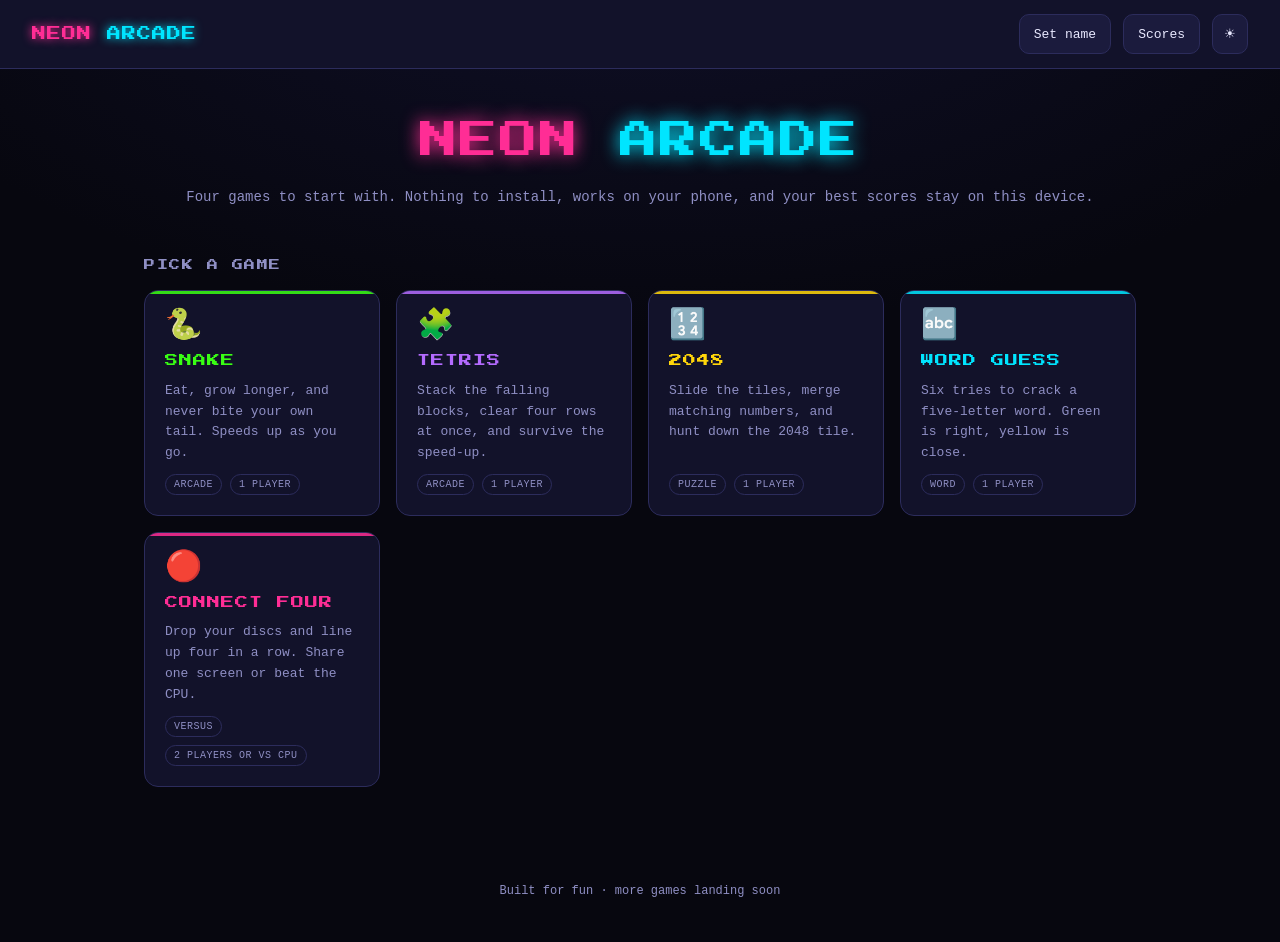
<file: index.html>
<!doctype html>
<html lang="en" data-root="">
<head>
  <meta charset="utf-8">
  <meta name="viewport" content="width=device-width, initial-scale=1, viewport-fit=cover">
  <title>NEON ARCADE</title>
  <meta name="description" content="A small arcade of browser games. No installs, no accounts, just play.">
  <link rel="icon" href="data:image/svg+xml,<svg xmlns='http://www.w3.org/2000/svg' viewBox='0 0 32 32'><text y='26' font-size='26'>&#127918;</text></svg>">
  <link rel="preconnect" href="https://fonts.googleapis.com">
  <link rel="preconnect" href="https://fonts.gstatic.com" crossorigin>
  <link rel="stylesheet" href="https://fonts.googleapis.com/css2?family=Press+Start+2P&display=swap">
  <link rel="stylesheet" href="assets/css/arcade.css">
  <script src="assets/js/core.js"></script>
  <script src="assets/js/scores.js" defer></script>
  <script src="assets/js/hub.js" defer></script>
</head>
<body>

  <header class="topbar">
    <a class="brand" href="index.html"><span class="n1">NEON</span> <span class="n2">ARCADE</span></a>
    <span class="spacer"></span>
    <button class="btn" id="player-name" type="button" title="Change your arcade name">Set name</button>
    <a class="btn" href="leaderboard.html">Scores</a>
    <button class="btn icon" id="theme-toggle" type="button" aria-label="Switch theme">&#9728;</button>
  </header>

  <main class="wrap">
    <section class="hero">
      <h1><span class="a">NEON</span> <span class="b">ARCADE</span></h1>
      <p>Four games to start with. Nothing to install, works on your phone, and your best scores stay on this device.</p>
    </section>

    <h2 class="section-title">Pick a game</h2>
    <div class="grid" id="game-grid">
      <noscript><p style="color:var(--muted)">This arcade needs JavaScript switched on.</p></noscript>
    </div>
  </main>

  <footer class="footer">
    Built for fun &middot; more games landing soon
  </footer>

</body>
</html>
</file>
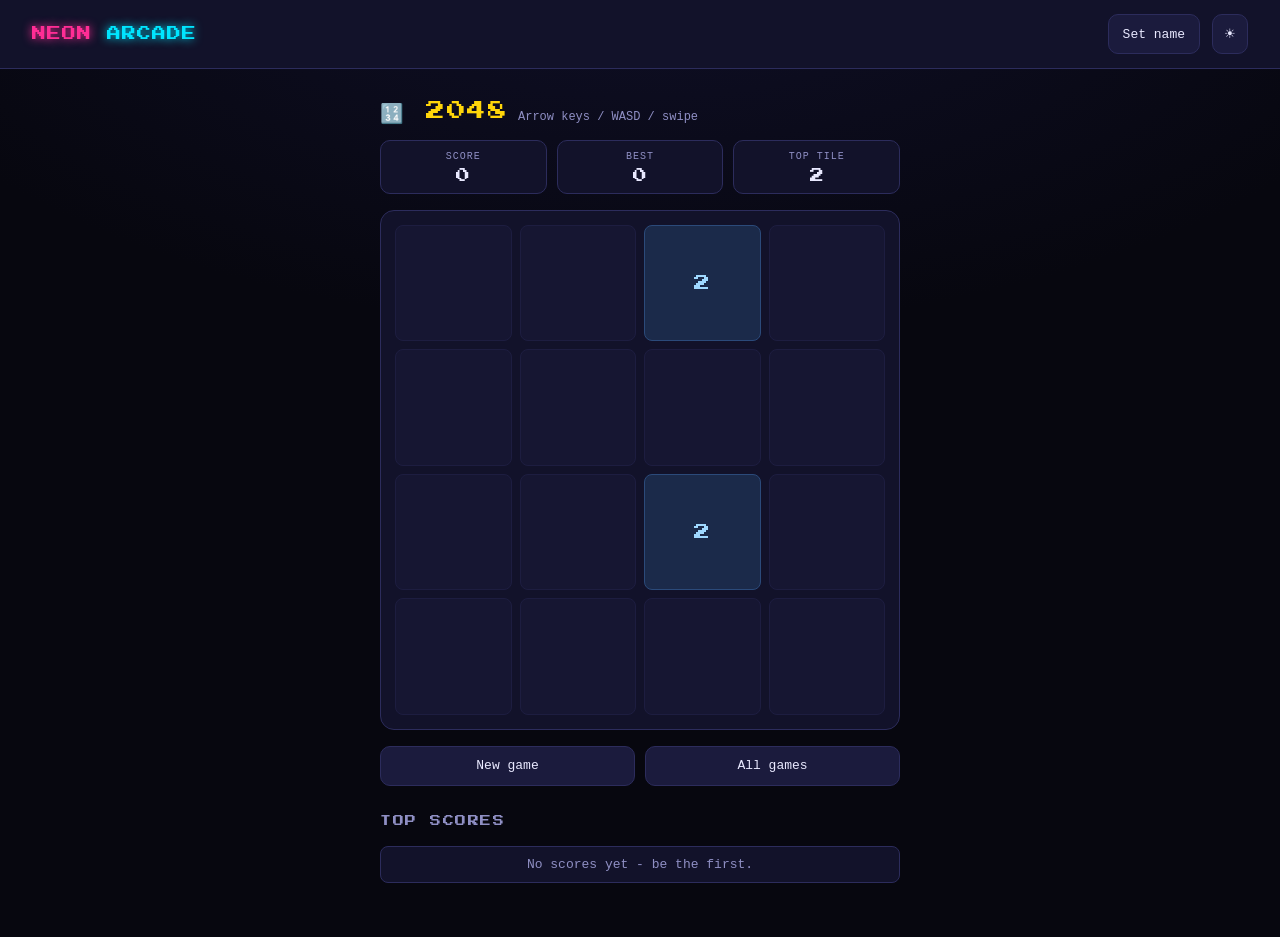
<file: games/2048/index.html>
<!doctype html>
<html lang="en" data-root="../../">
<head>
  <meta charset="utf-8">
  <meta name="viewport" content="width=device-width, initial-scale=1, viewport-fit=cover">
  <title>2048 &middot; NEON ARCADE</title>
  <link rel="icon" href="data:image/svg+xml,<svg xmlns='http://www.w3.org/2000/svg' viewBox='0 0 32 32'><text y='26' font-size='26'>&#128290;</text></svg>">
  <link rel="preconnect" href="https://fonts.googleapis.com">
  <link rel="preconnect" href="https://fonts.gstatic.com" crossorigin>
  <link rel="stylesheet" href="https://fonts.googleapis.com/css2?family=Press+Start+2P&display=swap">
  <link rel="stylesheet" href="../../assets/css/arcade.css">
  <script src="../../assets/js/core.js"></script>
  <script src="../../assets/js/scores.js" defer></script>
  <script src="game.js" defer></script>
  <style>
    .game-wrap { --accent: var(--neon-3); }

    #board {
      display: grid;
      grid-template-columns: repeat(4, 1fr);
      gap: 8px;
      touch-action: none;
      -webkit-user-select: none;
      user-select: none;
    }

    .tile {
      aspect-ratio: 1;
      display: flex;
      align-items: center;
      justify-content: center;
      border-radius: 8px;
      background: var(--surface-2);
      border: 1px solid var(--line);
      font-family: var(--font-display);
      font-size: clamp(9px, 3.4vw, 16px);
      color: var(--text);
      transition: background .12s, color .12s, border-color .12s;
    }
    .tile.empty { opacity: .45; }
    .tile.pop { animation: pop .16s ease-out; }

    @keyframes pop {
      0%   { transform: scale(.7); }
      100% { transform: scale(1); }
    }

    /* Value colours: cool neons climbing to hot ones. */
    .tile[data-v="2"]    { background: #1b2a4a; color: #9fd8ff; border-color: #2b4a7a; }
    .tile[data-v="4"]    { background: #1b3a4a; color: #8ff0ff; border-color: #2b6a7a; }
    .tile[data-v="8"]    { background: #103d3a; color: #6bffe0; border-color: #1c6d66; }
    .tile[data-v="16"]   { background: #0f4430; color: #58ffb0; border-color: #1b7a56; }
    .tile[data-v="32"]   { background: #2a4a10; color: #b6ff58; border-color: #4c7a1c; }
    .tile[data-v="64"]   { background: #4a4210; color: #ffe45c; border-color: #7a6c1c; }
    .tile[data-v="128"]  { background: #4a3110; color: #ffc25c; border-color: #7a521c; }
    .tile[data-v="256"]  { background: #4a2110; color: #ff9d5c; border-color: #7a3a1c; }
    .tile[data-v="512"]  { background: #4a1030; color: #ff6bb0; border-color: #7a1c55; }
    .tile[data-v="1024"] { background: #3a1046; color: #d98bff; border-color: #631c7a; font-size: clamp(8px, 2.9vw, 14px); }
    .tile[data-v="2048"] { background: #ff2d95; color: #12122a; border-color: #ff8ac4; font-size: clamp(8px, 2.9vw, 14px); }
    .tile[data-v="4096"], .tile[data-v="8192"] { background: #00e5ff; color: #07070f; border-color: #9ff4ff; font-size: clamp(8px, 2.9vw, 14px); }
  </style>
</head>
<body>

  <header class="topbar">
    <a class="brand" href="../../index.html"><span class="n1">NEON</span> <span class="n2">ARCADE</span></a>
    <span class="spacer"></span>
    <button class="btn" id="player-name" type="button">Set name</button>
    <button class="btn icon" id="theme-toggle" type="button" aria-label="Switch theme">&#9728;</button>
  </header>

  <main class="game-wrap">
    <div class="game-head">
      <h1>&#128290; 2048</h1>
      <span class="hint">Arrow keys / WASD / swipe</span>
    </div>

    <div class="stats">
      <div class="stat"><div class="label">Score</div><div class="value" id="score">0</div></div>
      <div class="stat"><div class="label">Best</div><div class="value" id="best">0</div></div>
      <div class="stat"><div class="label">Top tile</div><div class="value" id="top-tile">2</div></div>
    </div>

    <div class="stage">
      <div id="board" aria-label="2048 board"></div>

      <div class="overlay" id="overlay" hidden>
        <h2 id="over-title">GAME OVER</h2>
        <p id="over-text"></p>
        <button class="btn primary" id="over-btn" type="button">Play again</button>
      </div>
    </div>

    <div class="dpad">
      <button class="up" data-dir="up" type="button" aria-label="Up">&#9650;</button>
      <button class="left" data-dir="left" type="button" aria-label="Left">&#9664;</button>
      <button class="down" data-dir="down" type="button" aria-label="Down">&#9660;</button>
      <button class="right" data-dir="right" type="button" aria-label="Right">&#9654;</button>
    </div>

    <div class="controls">
      <button class="btn" id="restart-btn" type="button">New game</button>
      <a class="btn" href="../../index.html">All games</a>
    </div>

    <h2 class="section-title" style="margin-top:28px">Top scores</h2>
    <ol class="scorelist" id="scores"></ol>
  </main>

</body>
</html>
</file>
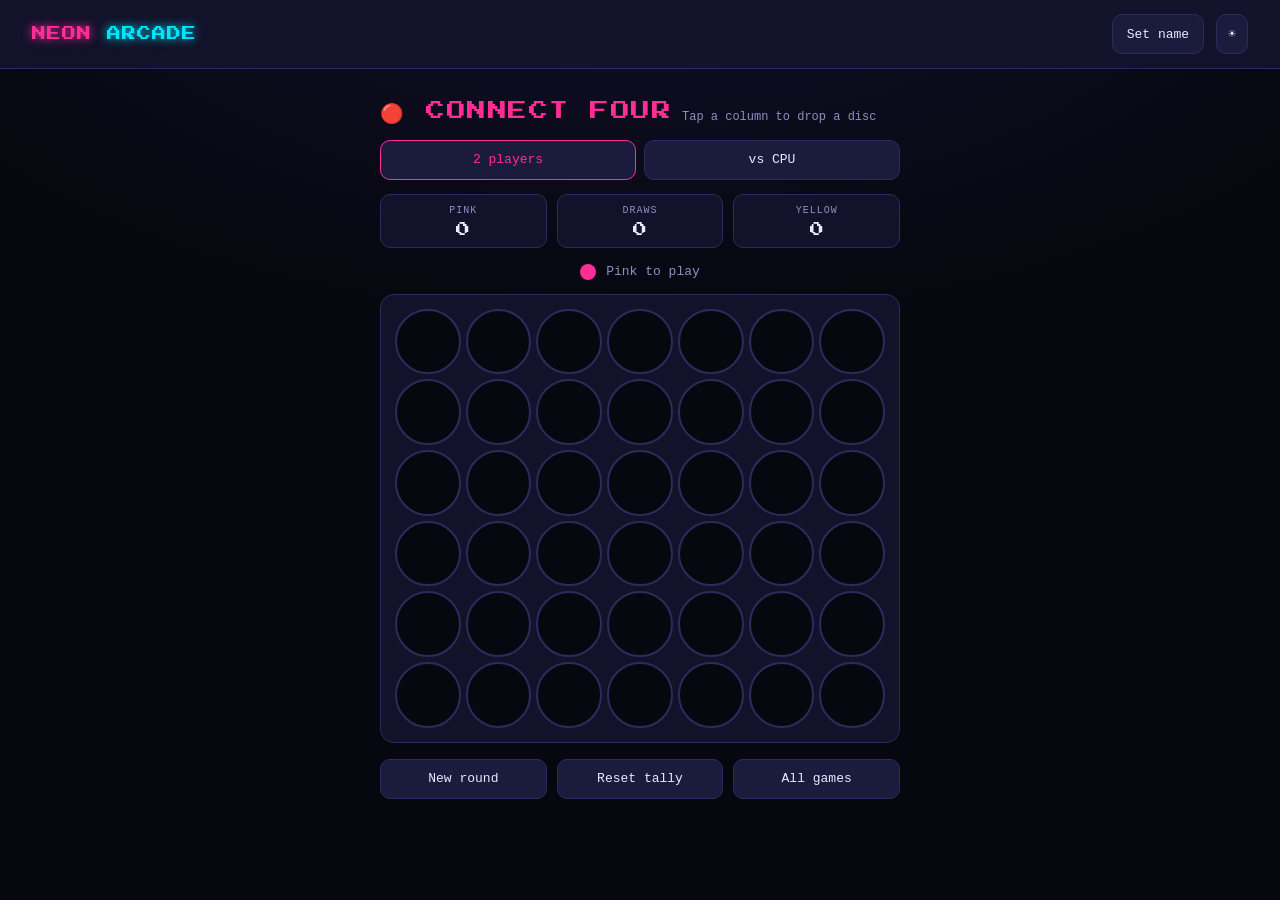
<file: games/connect4/index.html>
<!doctype html>
<html lang="en" data-root="../../">
<head>
  <meta charset="utf-8">
  <meta name="viewport" content="width=device-width, initial-scale=1, viewport-fit=cover">
  <title>Connect Four &middot; NEON ARCADE</title>
  <link rel="icon" href="data:image/svg+xml,<svg xmlns='http://www.w3.org/2000/svg' viewBox='0 0 32 32'><text y='26' font-size='26'>&#128308;</text></svg>">
  <link rel="preconnect" href="https://fonts.googleapis.com">
  <link rel="preconnect" href="https://fonts.gstatic.com" crossorigin>
  <link rel="stylesheet" href="https://fonts.googleapis.com/css2?family=Press+Start+2P&display=swap">
  <link rel="stylesheet" href="../../assets/css/arcade.css">
  <script src="../../assets/js/core.js"></script>
  <script src="../../assets/js/scores.js" defer></script>
  <script src="game.js" defer></script>
  <style>
    .game-wrap { --accent: var(--neon-2); }

    #board {
      display: grid;
      grid-template-columns: repeat(7, 1fr);
      gap: 5px;
      -webkit-user-select: none;
      user-select: none;
    }

    .slot {
      aspect-ratio: 1;
      border-radius: 50%;
      background: var(--bg);
      border: 2px solid var(--line);
      cursor: pointer;
      transition: background .12s, border-color .12s, transform .12s;
    }
    .slot.p1 { background: #ff2d95; border-color: #ff8ac4; }
    .slot.p2 { background: #ffd60a; border-color: #ffe98a; }
    .slot.drop { animation: drop .18s ease-out; }
    .slot.win { transform: scale(1.06); box-shadow: 0 0 14px currentColor; border-color: var(--text); }
    .slot.hint { border-color: var(--muted); }
    .slot.full { cursor: default; }

    @keyframes drop {
      0%   { transform: translateY(-38%) scale(.85); opacity: .4; }
      100% { transform: translateY(0) scale(1); opacity: 1; }
    }

    .turn {
      display: flex;
      align-items: center;
      justify-content: center;
      gap: 10px;
      margin-bottom: 14px;
      font-size: 13px;
      color: var(--muted);
    }
    .chip { width: 16px; height: 16px; border-radius: 50%; display: inline-block; }
    .chip.p1 { background: #ff2d95; }
    .chip.p2 { background: #ffd60a; }

    .mode { display: flex; gap: 8px; margin-bottom: 14px; }
    .mode button { flex: 1; }
    .mode button[aria-pressed="true"] { border-color: var(--neon-2); color: var(--neon-2); }
  </style>
</head>
<body>

  <header class="topbar">
    <a class="brand" href="../../index.html"><span class="n1">NEON</span> <span class="n2">ARCADE</span></a>
    <span class="spacer"></span>
    <button class="btn" id="player-name" type="button">Set name</button>
    <button class="btn icon" id="theme-toggle" type="button" aria-label="Switch theme">&#9728;</button>
  </header>

  <main class="game-wrap">
    <div class="game-head">
      <h1>&#128308; CONNECT FOUR</h1>
      <span class="hint">Tap a column to drop a disc</span>
    </div>

    <div class="mode">
      <button class="btn" id="mode-2p" type="button" aria-pressed="true">2 players</button>
      <button class="btn" id="mode-cpu" type="button" aria-pressed="false">vs CPU</button>
    </div>

    <div class="stats">
      <div class="stat"><div class="label" id="label-p1">Pink</div><div class="value" id="wins-p1">0</div></div>
      <div class="stat"><div class="label">Draws</div><div class="value" id="draws">0</div></div>
      <div class="stat"><div class="label" id="label-p2">Yellow</div><div class="value" id="wins-p2">0</div></div>
    </div>

    <div class="turn" id="turn">
      <span class="chip p1"></span><span id="turn-text">Pink starts</span>
    </div>

    <div class="stage">
      <div id="board" aria-label="Connect Four board"></div>

      <div class="overlay" id="overlay" hidden>
        <h2 id="over-title"></h2>
        <p id="over-text"></p>
        <button class="btn primary" id="over-btn" type="button">Play again</button>
      </div>
    </div>

    <div class="controls">
      <button class="btn" id="restart-btn" type="button">New round</button>
      <button class="btn" id="reset-btn" type="button">Reset tally</button>
      <a class="btn" href="../../index.html">All games</a>
    </div>
  </main>

</body>
</html>
</file>
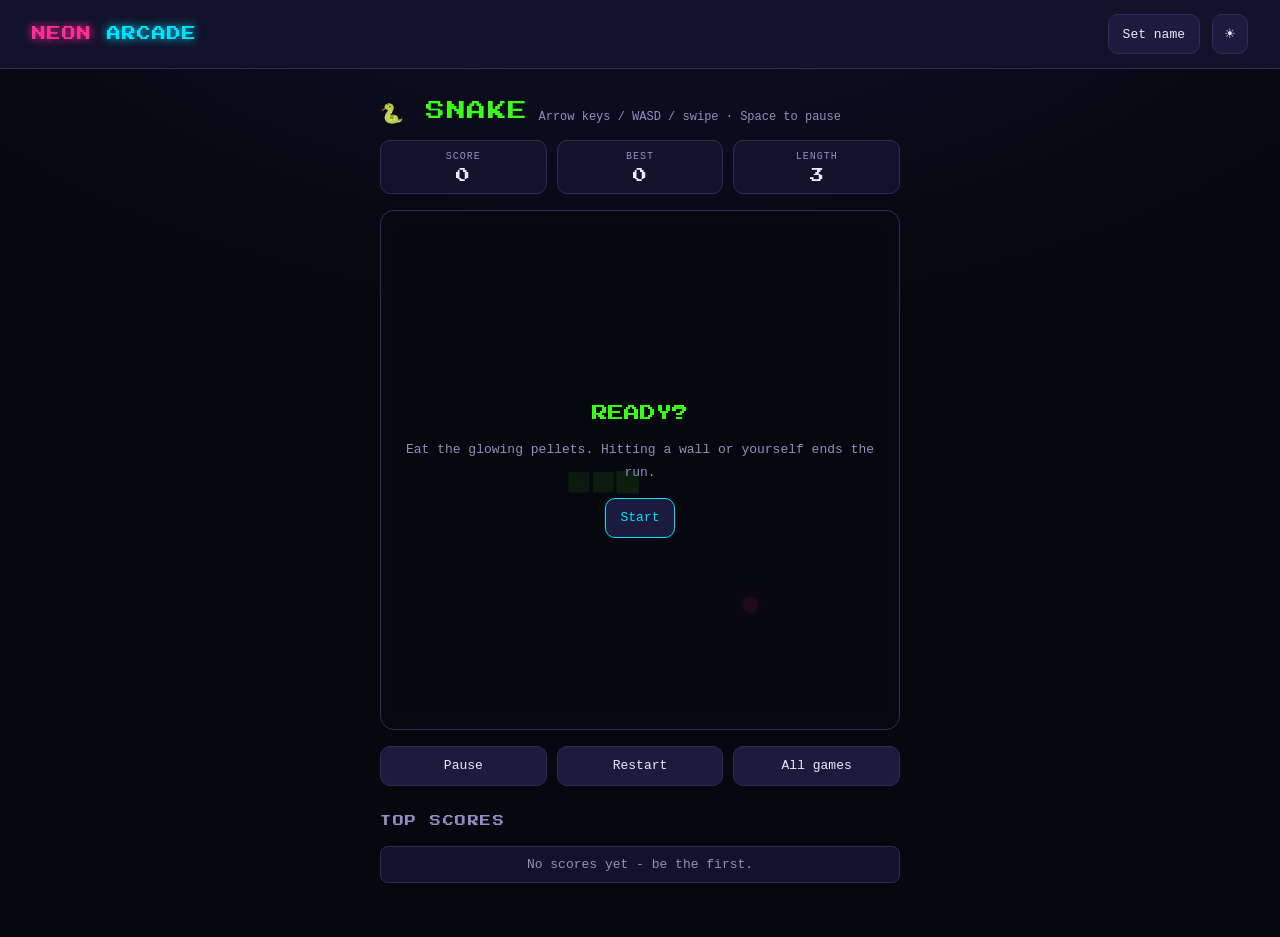
<file: games/snake/index.html>
<!doctype html>
<html lang="en" data-root="../../">
<head>
  <meta charset="utf-8">
  <meta name="viewport" content="width=device-width, initial-scale=1, viewport-fit=cover">
  <title>Snake &middot; NEON ARCADE</title>
  <link rel="icon" href="data:image/svg+xml,<svg xmlns='http://www.w3.org/2000/svg' viewBox='0 0 32 32'><text y='26' font-size='26'>&#128013;</text></svg>">
  <link rel="preconnect" href="https://fonts.googleapis.com">
  <link rel="preconnect" href="https://fonts.gstatic.com" crossorigin>
  <link rel="stylesheet" href="https://fonts.googleapis.com/css2?family=Press+Start+2P&display=swap">
  <link rel="stylesheet" href="../../assets/css/arcade.css">
  <script src="../../assets/js/core.js"></script>
  <script src="../../assets/js/scores.js" defer></script>
  <script src="game.js" defer></script>
  <style>
    .game-wrap { --accent: var(--neon-4); }
    #board { width: 100%; height: auto; display: block; border-radius: 8px; background: var(--bg); touch-action: none; }
  </style>
</head>
<body>

  <header class="topbar">
    <a class="brand" href="../../index.html"><span class="n1">NEON</span> <span class="n2">ARCADE</span></a>
    <span class="spacer"></span>
    <button class="btn" id="player-name" type="button">Set name</button>
    <button class="btn icon" id="theme-toggle" type="button" aria-label="Switch theme">&#9728;</button>
  </header>

  <main class="game-wrap">
    <div class="game-head">
      <h1>&#128013; SNAKE</h1>
      <span class="hint">Arrow keys / WASD / swipe &middot; Space to pause</span>
    </div>

    <div class="stats">
      <div class="stat"><div class="label">Score</div><div class="value" id="score">0</div></div>
      <div class="stat"><div class="label">Best</div><div class="value" id="best">0</div></div>
      <div class="stat"><div class="label">Length</div><div class="value" id="length">3</div></div>
    </div>

    <div class="stage">
      <canvas id="board" width="480" height="480" aria-label="Snake game board"></canvas>

      <div class="overlay" id="overlay">
        <h2 id="over-title">READY?</h2>
        <p id="over-text">Eat the glowing pellets. Hitting a wall or yourself ends the run.</p>
        <button class="btn primary" id="over-btn" type="button">Start</button>
      </div>
    </div>

    <div class="dpad">
      <button class="up" data-dir="up" type="button" aria-label="Up">&#9650;</button>
      <button class="left" data-dir="left" type="button" aria-label="Left">&#9664;</button>
      <button class="down" data-dir="down" type="button" aria-label="Down">&#9660;</button>
      <button class="right" data-dir="right" type="button" aria-label="Right">&#9654;</button>
    </div>

    <div class="controls">
      <button class="btn" id="pause-btn" type="button">Pause</button>
      <button class="btn" id="restart-btn" type="button">Restart</button>
      <a class="btn" href="../../index.html">All games</a>
    </div>

    <h2 class="section-title" style="margin-top:28px">Top scores</h2>
    <ol class="scorelist" id="scores"></ol>
  </main>

</body>
</html>
</file>
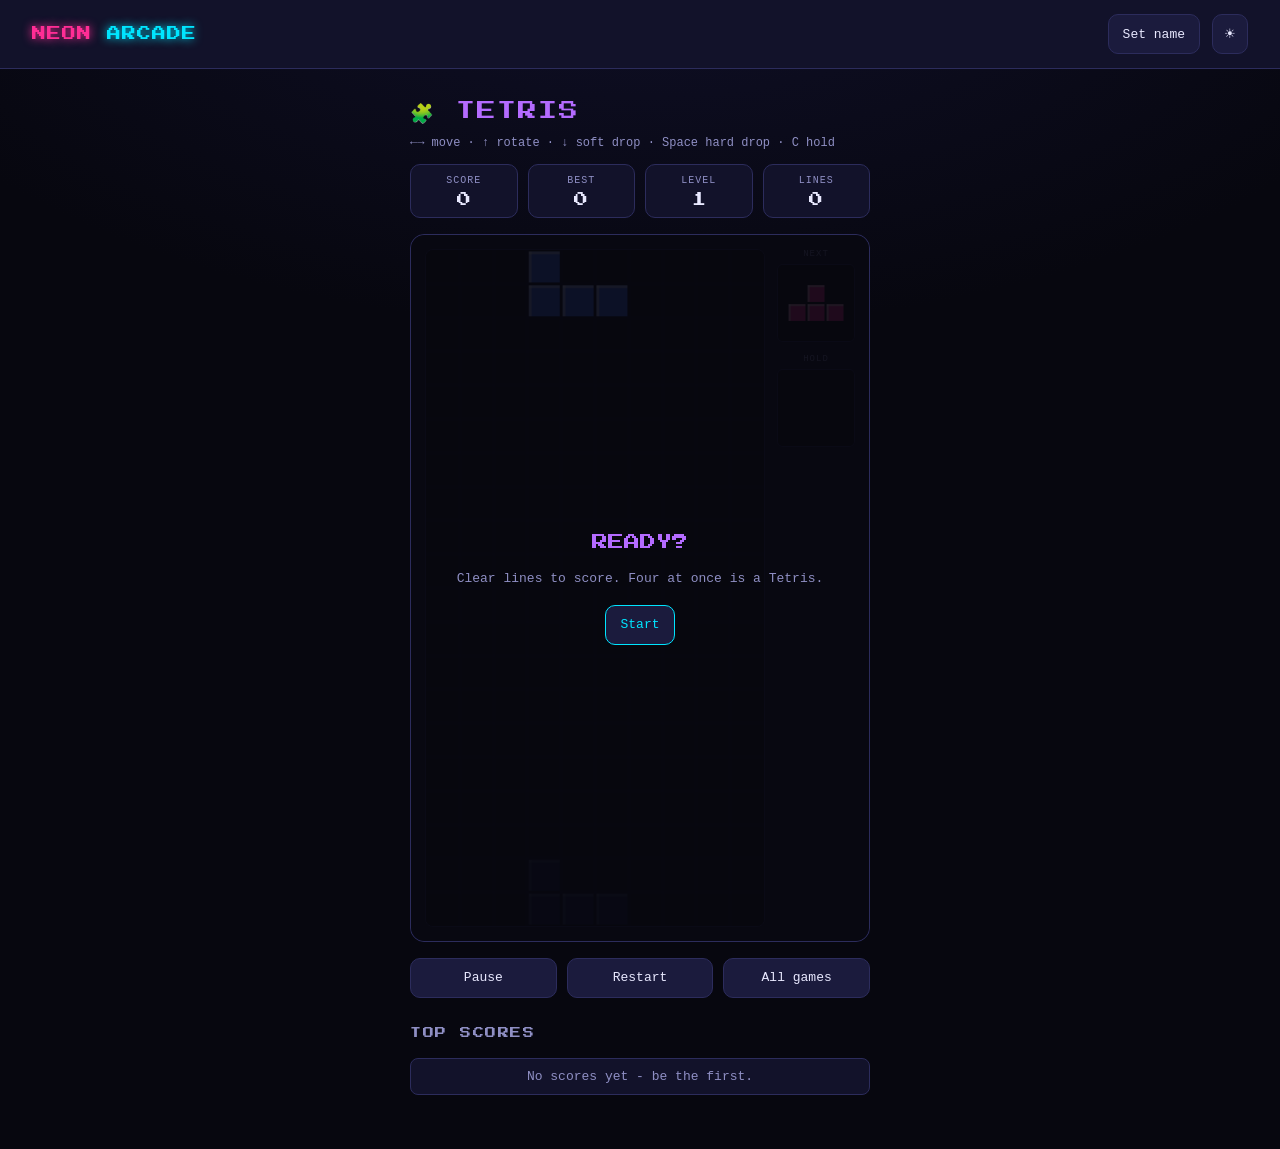
<file: games/tetris/index.html>
<!doctype html>
<html lang="en" data-root="../../">
<head>
  <meta charset="utf-8">
  <meta name="viewport" content="width=device-width, initial-scale=1, viewport-fit=cover">
  <title>Tetris &middot; NEON ARCADE</title>
  <link rel="icon" href="data:image/svg+xml,<svg xmlns='http://www.w3.org/2000/svg' viewBox='0 0 32 32'><text y='26' font-size='26'>&#129513;</text></svg>">
  <link rel="preconnect" href="https://fonts.googleapis.com">
  <link rel="preconnect" href="https://fonts.gstatic.com" crossorigin>
  <link rel="stylesheet" href="https://fonts.googleapis.com/css2?family=Press+Start+2P&display=swap">
  <link rel="stylesheet" href="../../assets/css/arcade.css">
  <script src="../../assets/js/core.js"></script>
  <script src="../../assets/js/scores.js" defer></script>
  <script src="game.js" defer></script>
  <style>
    .game-wrap { --accent: var(--neon-5); max-width: 500px; }

    .play {
      display: flex;
      gap: 12px;
      align-items: flex-start;
    }

    #board {
      flex: 1 1 auto;
      min-width: 0;
      width: 100%;
      height: auto;
      display: block;
      border-radius: 8px;
      background: var(--bg);
      border: 1px solid var(--line);
      touch-action: none;
    }

    .side {
      flex: 0 0 78px;
      display: flex;
      flex-direction: column;
      gap: 12px;
    }
    .side .panel { text-align: center; }
    .side .panel .label {
      font-size: 9px;
      letter-spacing: 1px;
      text-transform: uppercase;
      color: var(--muted);
      margin-bottom: 5px;
    }
    .side canvas {
      width: 100%;
      height: auto;
      display: block;
      background: var(--bg);
      border: 1px solid var(--line);
      border-radius: 6px;
    }

    .pad-extra {
      display: flex;
      gap: 8px;
      justify-content: center;
      margin-top: 8px;
    }
    .pad-extra button {
      flex: 0 0 96px;
      min-height: 46px;
      font-family: var(--font-body);
      font-size: 11px;
      letter-spacing: 1px;
      background: var(--surface-2);
      border: 1px solid var(--line);
      border-radius: 10px;
      color: var(--text);
      cursor: pointer;
      touch-action: manipulation;
      -webkit-user-select: none;
      user-select: none;
    }
    .pad-extra button:active { border-color: var(--neon-1); color: var(--neon-1); }

    @media (hover: hover) and (pointer: fine) {
      .pad-extra { display: none; }
    }
  </style>
</head>
<body>

  <header class="topbar">
    <a class="brand" href="../../index.html"><span class="n1">NEON</span> <span class="n2">ARCADE</span></a>
    <span class="spacer"></span>
    <button class="btn" id="player-name" type="button">Set name</button>
    <button class="btn icon" id="theme-toggle" type="button" aria-label="Switch theme">&#9728;</button>
  </header>

  <main class="game-wrap">
    <div class="game-head">
      <h1>&#129513; TETRIS</h1>
      <span class="hint">&larr;&rarr; move &middot; &uarr; rotate &middot; &darr; soft drop &middot; Space hard drop &middot; C hold</span>
    </div>

    <div class="stats">
      <div class="stat"><div class="label">Score</div><div class="value" id="score">0</div></div>
      <div class="stat"><div class="label">Best</div><div class="value" id="best">0</div></div>
      <div class="stat"><div class="label">Level</div><div class="value" id="level">1</div></div>
      <div class="stat"><div class="label">Lines</div><div class="value" id="lines">0</div></div>
    </div>

    <div class="stage">
      <div class="play">
        <canvas id="board" width="240" height="480" aria-label="Tetris board"></canvas>
        <div class="side">
          <div class="panel">
            <div class="label">Next</div>
            <canvas id="next" width="72" height="72"></canvas>
          </div>
          <div class="panel">
            <div class="label">Hold</div>
            <canvas id="hold" width="72" height="72"></canvas>
          </div>
        </div>
      </div>

      <div class="overlay" id="overlay">
        <h2 id="over-title">READY?</h2>
        <p id="over-text">Clear lines to score. Four at once is a Tetris.</p>
        <button class="btn primary" id="over-btn" type="button">Start</button>
      </div>
    </div>

    <div class="dpad">
      <button class="up" data-act="rotate" type="button" aria-label="Rotate">&#8635;</button>
      <button class="left" data-act="left" type="button" aria-label="Left">&#9664;</button>
      <button class="down" data-act="down" type="button" aria-label="Soft drop">&#9660;</button>
      <button class="right" data-act="right" type="button" aria-label="Right">&#9654;</button>
    </div>
    <div class="pad-extra">
      <button data-act="drop" type="button">DROP</button>
      <button data-act="hold" type="button">HOLD</button>
    </div>

    <div class="controls">
      <button class="btn" id="pause-btn" type="button">Pause</button>
      <button class="btn" id="restart-btn" type="button">Restart</button>
      <a class="btn" href="../../index.html">All games</a>
    </div>

    <h2 class="section-title" style="margin-top:28px">Top scores</h2>
    <ol class="scorelist" id="scores"></ol>
  </main>

</body>
</html>
</file>
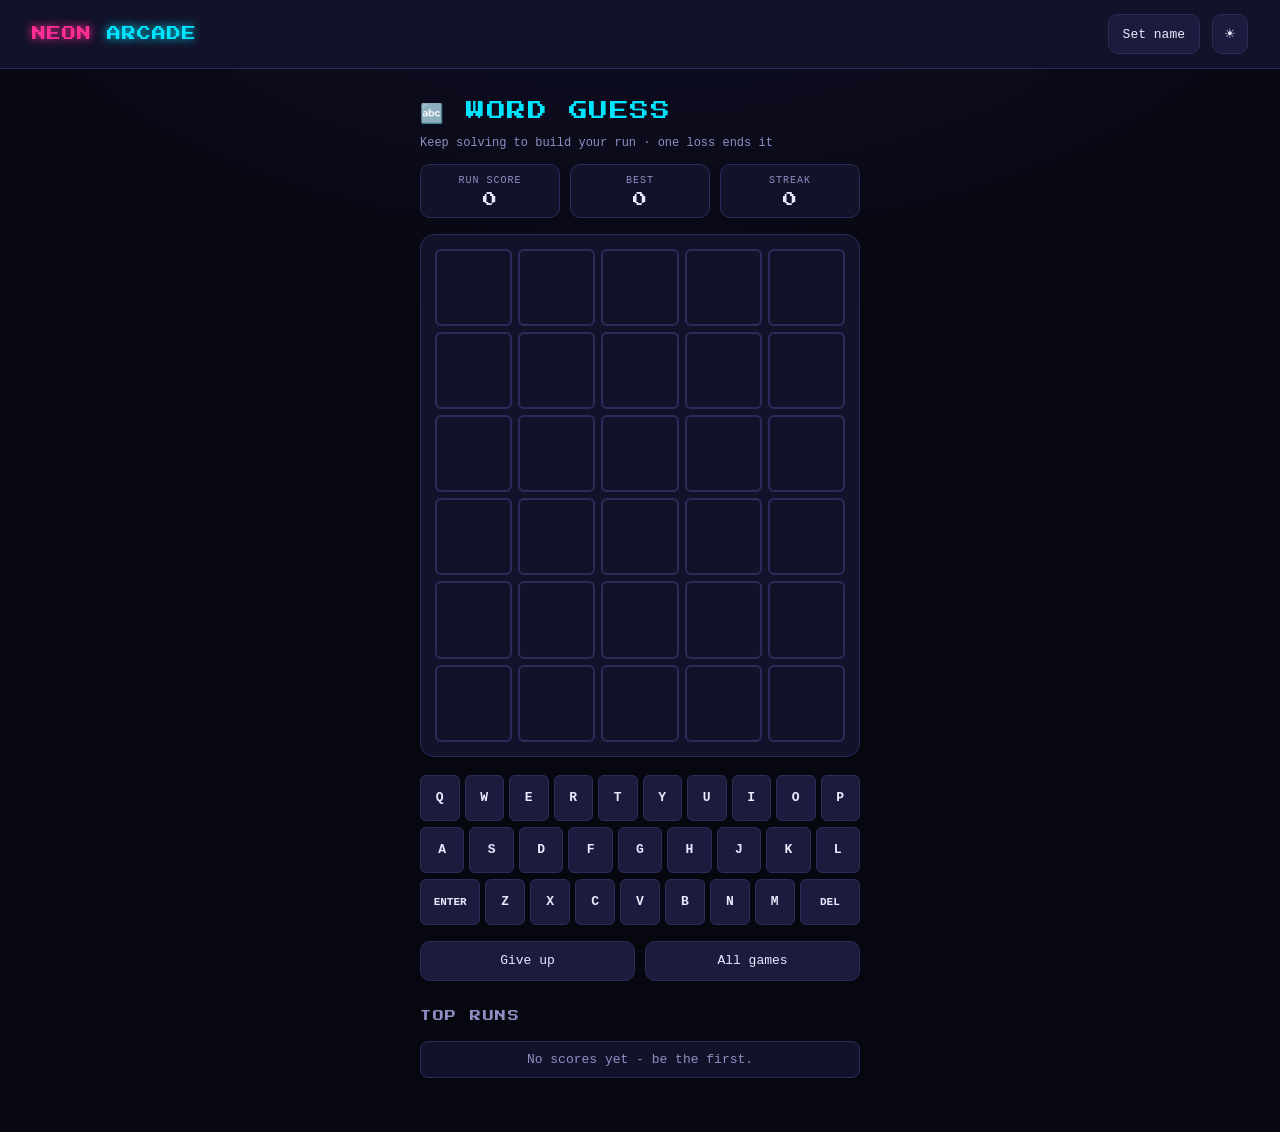
<file: games/word/index.html>
<!doctype html>
<html lang="en" data-root="../../">
<head>
  <meta charset="utf-8">
  <meta name="viewport" content="width=device-width, initial-scale=1, viewport-fit=cover">
  <title>Word Guess &middot; NEON ARCADE</title>
  <link rel="icon" href="data:image/svg+xml,<svg xmlns='http://www.w3.org/2000/svg' viewBox='0 0 32 32'><text y='26' font-size='26'>&#128292;</text></svg>">
  <link rel="preconnect" href="https://fonts.googleapis.com">
  <link rel="preconnect" href="https://fonts.gstatic.com" crossorigin>
  <link rel="stylesheet" href="https://fonts.googleapis.com/css2?family=Press+Start+2P&display=swap">
  <link rel="stylesheet" href="../../assets/css/arcade.css">
  <script src="../../assets/js/core.js"></script>
  <script src="../../assets/js/scores.js" defer></script>
  <script src="game.js" defer></script>
  <style>
    .game-wrap { --accent: var(--neon-1); max-width: 480px; }

    #grid { display: grid; grid-template-rows: repeat(6, 1fr); gap: 6px; }
    .row { display: grid; grid-template-columns: repeat(5, 1fr); gap: 6px; }
    .row.shake { animation: shake .35s; }

    .box {
      aspect-ratio: 1;
      display: flex;
      align-items: center;
      justify-content: center;
      border: 2px solid var(--line);
      border-radius: 6px;
      font-family: var(--font-display);
      font-size: clamp(12px, 4.4vw, 20px);
      color: var(--text);
      background: transparent;
      text-transform: uppercase;
    }
    .box.filled { border-color: var(--muted); animation: pop .12s ease-out; }
    .box.correct { background: #1b7f3b; border-color: #1b7f3b; color: #fff; }
    .box.present { background: #a8730a; border-color: #a8730a; color: #fff; }
    .box.absent  { background: var(--surface-2); border-color: var(--surface-2); color: var(--muted); }

    @keyframes pop { 0% { transform: scale(.85); } 100% { transform: scale(1); } }
    @keyframes shake {
      0%, 100% { transform: translateX(0); }
      20% { transform: translateX(-6px); }
      40% { transform: translateX(6px); }
      60% { transform: translateX(-4px); }
      80% { transform: translateX(4px); }
    }

    #keyboard { margin-top: 18px; display: flex; flex-direction: column; gap: 6px; }
    .krow { display: flex; gap: 5px; justify-content: center; }
    .key {
      flex: 1;
      min-width: 0;
      min-height: 46px;
      padding: 0 2px;
      font-family: var(--font-body);
      font-size: 13px;
      font-weight: 700;
      text-transform: uppercase;
      background: var(--surface-2);
      color: var(--text);
      border: 1px solid var(--line);
      border-radius: 6px;
      cursor: pointer;
      touch-action: manipulation;
      -webkit-user-select: none;
      user-select: none;
    }
    .key.wide { flex: 1.6; font-size: 11px; }
    .key:active { transform: translateY(1px); }
    .key.correct { background: #1b7f3b; border-color: #1b7f3b; color: #fff; }
    .key.present { background: #a8730a; border-color: #a8730a; color: #fff; }
    .key.absent  { background: var(--bg); border-color: var(--line); color: var(--muted); opacity: .55; }
  </style>
</head>
<body>

  <header class="topbar">
    <a class="brand" href="../../index.html"><span class="n1">NEON</span> <span class="n2">ARCADE</span></a>
    <span class="spacer"></span>
    <button class="btn" id="player-name" type="button">Set name</button>
    <button class="btn icon" id="theme-toggle" type="button" aria-label="Switch theme">&#9728;</button>
  </header>

  <main class="game-wrap">
    <div class="game-head">
      <h1>&#128292; WORD GUESS</h1>
      <span class="hint">Keep solving to build your run &middot; one loss ends it</span>
    </div>

    <div class="stats">
      <div class="stat"><div class="label">Run score</div><div class="value" id="score">0</div></div>
      <div class="stat"><div class="label">Best</div><div class="value" id="best">0</div></div>
      <div class="stat"><div class="label">Streak</div><div class="value" id="streak">0</div></div>
    </div>

    <div class="stage">
      <div id="grid" aria-label="Guess grid"></div>

      <div class="overlay" id="overlay" hidden>
        <h2 id="over-title"></h2>
        <p id="over-text"></p>
        <button class="btn primary" id="over-btn" type="button">Next word</button>
      </div>
    </div>

    <div id="keyboard"></div>

    <div class="controls">
      <button class="btn" id="giveup-btn" type="button">Give up</button>
      <a class="btn" href="../../index.html">All games</a>
    </div>

    <h2 class="section-title" style="margin-top:28px">Top runs</h2>
    <ol class="scorelist" id="scores"></ol>
  </main>

</body>
</html>
</file>
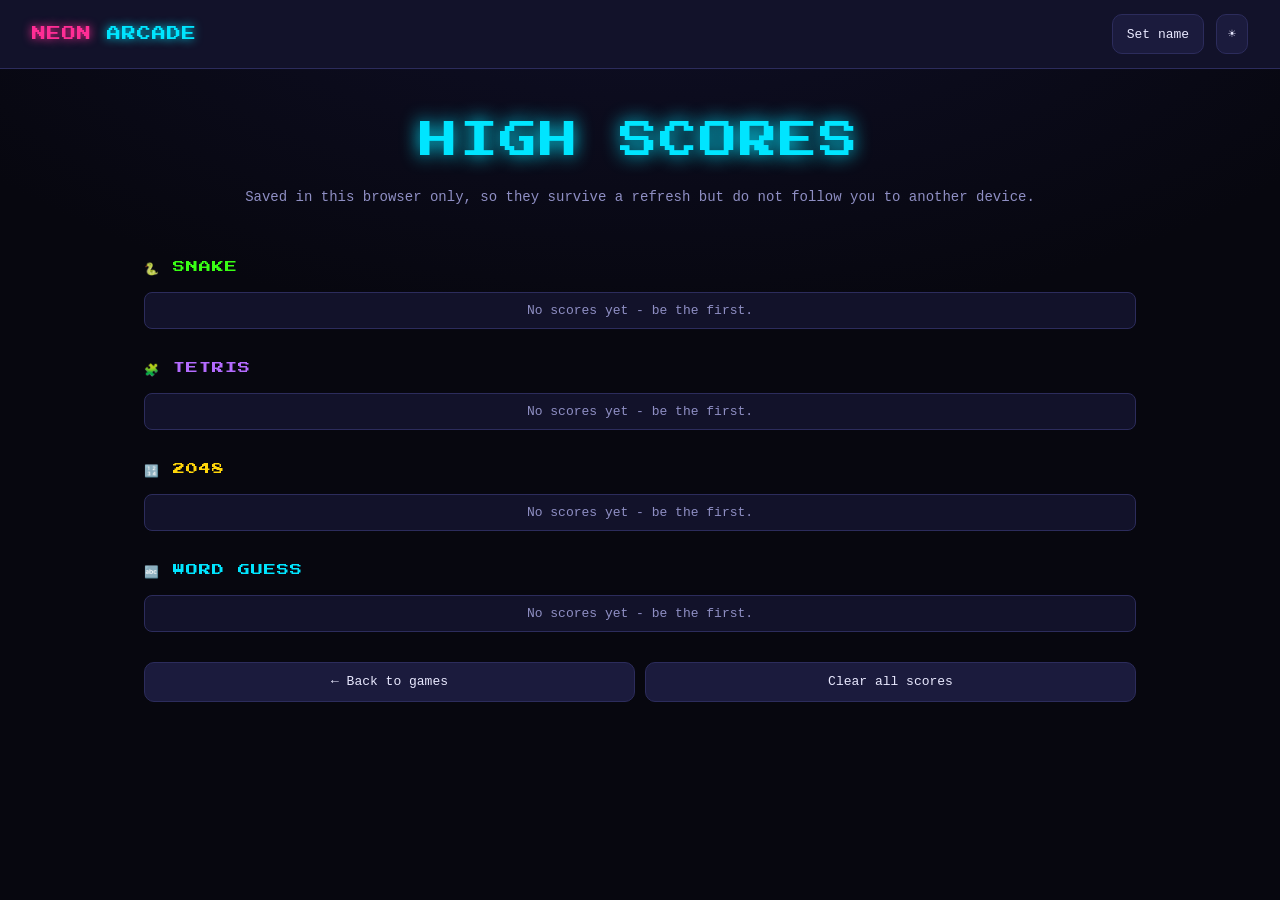
<file: leaderboard.html>
<!doctype html>
<html lang="en" data-root="">
<head>
  <meta charset="utf-8">
  <meta name="viewport" content="width=device-width, initial-scale=1, viewport-fit=cover">
  <title>Scores &middot; NEON ARCADE</title>
  <link rel="icon" href="data:image/svg+xml,<svg xmlns='http://www.w3.org/2000/svg' viewBox='0 0 32 32'><text y='26' font-size='26'>&#127918;</text></svg>">
  <link rel="preconnect" href="https://fonts.googleapis.com">
  <link rel="preconnect" href="https://fonts.gstatic.com" crossorigin>
  <link rel="stylesheet" href="https://fonts.googleapis.com/css2?family=Press+Start+2P&display=swap">
  <link rel="stylesheet" href="assets/css/arcade.css">
  <script src="assets/js/core.js"></script>
  <script src="assets/js/scores.js" defer></script>
  <script src="assets/js/leaderboard.js" defer></script>
</head>
<body>

  <header class="topbar">
    <a class="brand" href="index.html"><span class="n1">NEON</span> <span class="n2">ARCADE</span></a>
    <span class="spacer"></span>
    <button class="btn" id="player-name" type="button" title="Change your arcade name">Set name</button>
    <button class="btn icon" id="theme-toggle" type="button" aria-label="Switch theme">&#9728;</button>
  </header>

  <main class="wrap">
    <section class="hero">
      <h1><span class="b">HIGH SCORES</span></h1>
      <p>Saved in this browser only, so they survive a refresh but do not follow you to another device.</p>
    </section>

    <div id="boards"></div>

    <div class="controls">
      <a class="btn" href="index.html">&larr; Back to games</a>
      <button class="btn" id="clear-all" type="button">Clear all scores</button>
    </div>
  </main>

</body>
</html>
</file>
<file: assets/css/arcade.css>
/* ==========================================================================
   NEON ARCADE - shared stylesheet
   Dark neon by default, light theme via <html data-theme="light">
   ========================================================================== */

:root {
  --bg:        #07070f;
  --bg-grad:   #10102a;
  --surface:   #12122a;
  --surface-2: #1b1b3d;
  --line:      #2c2c5c;
  --text:      #e9e9ff;
  --muted:     #8f8fc4;

  --neon-1: #00e5ff;
  --neon-2: #ff2d95;
  --neon-3: #ffd60a;
  --neon-4: #39ff14;
  --neon-5: #b46bff;

  --radius: 14px;
  --font-display: "Press Start 2P", "Courier New", monospace;
  --font-body: ui-monospace, SFMono-Regular, Menlo, Consolas, "Courier New", monospace;
}

html[data-theme="light"] {
  --bg:        #f2f2f9;
  --bg-grad:   #e4e4f4;
  --surface:   #ffffff;
  --surface-2: #ececf8;
  --line:      #d0d0e6;
  --text:      #15152c;
  --muted:     #5a5a82;

  --neon-1: #0072a8;
  --neon-2: #c2185b;
  --neon-3: #a8730a;
  --neon-4: #1b7f3b;
  --neon-5: #7a3ec7;
}

*, *::before, *::after { box-sizing: border-box; }

body {
  margin: 0;
  min-height: 100vh;
  font-family: var(--font-body);
  color: var(--text);
  background:
    radial-gradient(1200px 600px at 50% -10%, var(--bg-grad), transparent 70%),
    var(--bg);
  background-attachment: fixed;
  -webkit-text-size-adjust: 100%;
}

h1, h2, h3, .display { font-family: var(--font-display); font-weight: 400; line-height: 1.5; }

a { color: var(--neon-1); }

/* ---------- Site chrome ---------------------------------------------------- */

.topbar {
  display: flex;
  align-items: center;
  gap: 12px;
  padding: 14px clamp(14px, 4vw, 32px);
  border-bottom: 1px solid var(--line);
  background: var(--surface);
  position: sticky;
  top: 0;
  z-index: 20;
}

.brand {
  font-family: var(--font-display);
  font-size: clamp(10px, 2.6vw, 14px);
  letter-spacing: 1px;
  text-decoration: none;
  color: var(--text);
  white-space: nowrap;
}
.brand .n1 { color: var(--neon-2); text-shadow: 0 0 10px var(--neon-2); }
.brand .n2 { color: var(--neon-1); text-shadow: 0 0 10px var(--neon-1); }

.topbar .spacer { flex: 1; }

.btn {
  font-family: var(--font-body);
  font-size: 13px;
  color: var(--text);
  background: var(--surface-2);
  border: 1px solid var(--line);
  border-radius: 10px;
  padding: 9px 14px;
  cursor: pointer;
  text-decoration: none;
  display: inline-flex;
  align-items: center;
  justify-content: center;
  gap: 8px;
  transition: border-color .15s, transform .1s, color .15s;
  min-height: 40px;
}
.btn:hover { border-color: var(--neon-1); color: var(--neon-1); }
.btn:active { transform: translateY(1px); }
.btn.primary {
  border-color: var(--neon-1);
  color: var(--neon-1);
}
.btn.icon { padding: 9px 11px; }

/* ---------- Layout --------------------------------------------------------- */

.wrap { max-width: 1040px; margin: 0 auto; padding: clamp(20px, 5vw, 44px) clamp(14px, 4vw, 24px) 64px; }

.hero { text-align: center; margin-bottom: clamp(26px, 6vw, 48px); }
.hero h1 {
  font-size: clamp(17px, 6vw, 38px);
  margin: 0 0 16px;
  letter-spacing: 2px;
}
.hero h1 .a { color: var(--neon-2); text-shadow: 0 0 18px var(--neon-2); }
.hero h1 .b { color: var(--neon-1); text-shadow: 0 0 18px var(--neon-1); }
.hero p { color: var(--muted); font-size: 14px; margin: 0; line-height: 1.7; }

.section-title {
  font-family: var(--font-display);
  font-size: 11px;
  letter-spacing: 1.5px;
  color: var(--muted);
  margin: 0 0 16px;
  text-transform: uppercase;
}

/* ---------- Game cards ----------------------------------------------------- */

.grid {
  display: grid;
  grid-template-columns: repeat(auto-fill, minmax(230px, 1fr));
  gap: 16px;
}

.card {
  --accent: var(--neon-1);
  position: relative;
  display: flex;
  flex-direction: column;
  gap: 10px;
  padding: 20px;
  background: var(--surface);
  border: 1px solid var(--line);
  border-radius: var(--radius);
  text-decoration: none;
  color: inherit;
  overflow: hidden;
  transition: transform .15s, border-color .15s, box-shadow .15s;
}
.card::before {
  content: "";
  position: absolute;
  inset: 0 0 auto 0;
  height: 3px;
  background: var(--accent);
  opacity: .85;
}
.card:hover {
  transform: translateY(-3px);
  border-color: var(--accent);
  box-shadow: 0 8px 30px color-mix(in srgb, var(--accent) 22%, transparent);
}
.card .emoji { font-size: 30px; line-height: 1; }
.card h3 { margin: 0; font-size: 13px; color: var(--accent); letter-spacing: 1px; }
.card p { margin: 0; font-size: 13px; color: var(--muted); line-height: 1.6; flex: 1; }

.badges { display: flex; gap: 8px; flex-wrap: wrap; align-items: center; }
.badge {
  font-size: 10px;
  letter-spacing: .5px;
  text-transform: uppercase;
  padding: 4px 8px;
  border-radius: 999px;
  border: 1px solid var(--line);
  color: var(--muted);
}
.badge.best { border-color: var(--accent); color: var(--accent); }

/* ---------- Game page shell ------------------------------------------------ */

.game-wrap {
  max-width: 560px;
  margin: 0 auto;
  padding: clamp(14px, 4vw, 28px) clamp(12px, 4vw, 20px) 48px;
}

.game-head {
  display: flex;
  align-items: baseline;
  gap: 10px;
  margin-bottom: 14px;
  flex-wrap: wrap;
}
.game-head h1 { font-size: clamp(13px, 4vw, 19px); margin: 0; color: var(--accent, var(--neon-1)); letter-spacing: 1.5px; }
.game-head .hint { color: var(--muted); font-size: 12px; }

.stats {
  display: grid;
  grid-template-columns: repeat(auto-fit, minmax(84px, 1fr));
  gap: 10px;
  margin-bottom: 16px;
}
.stat {
  background: var(--surface);
  border: 1px solid var(--line);
  border-radius: 10px;
  padding: 10px 12px;
  text-align: center;
}
.stat .label { font-size: 10px; text-transform: uppercase; letter-spacing: 1px; color: var(--muted); }
.stat .value { font-family: var(--font-display); font-size: 14px; margin-top: 7px; color: var(--text); }

.stage {
  position: relative;
  background: var(--surface);
  border: 1px solid var(--line);
  border-radius: var(--radius);
  padding: 14px;
}

.controls { display: flex; gap: 10px; flex-wrap: wrap; margin-top: 16px; }
.controls .btn { flex: 1; min-width: 130px; }

/* Overlay shown on game over / win */
.overlay {
  position: absolute;
  inset: 0;
  display: flex;
  flex-direction: column;
  align-items: center;
  justify-content: center;
  gap: 14px;
  text-align: center;
  padding: 20px;
  border-radius: var(--radius);
  background: color-mix(in srgb, var(--bg) 90%, transparent);
  z-index: 5;
}
.overlay[hidden] { display: none !important; }
.overlay h2 { margin: 0; font-size: 16px; color: var(--accent, var(--neon-1)); }
.overlay p { margin: 0; color: var(--muted); font-size: 13px; line-height: 1.7; }

/* ---------- Touch dpad ----------------------------------------------------- */

.dpad {
  display: grid;
  grid-template-columns: repeat(3, 62px);
  grid-template-rows: repeat(2, 62px);
  gap: 8px;
  justify-content: center;
  margin-top: 16px;
}
.dpad button {
  font-size: 20px;
  background: var(--surface-2);
  border: 1px solid var(--line);
  border-radius: 10px;
  color: var(--text);
  cursor: pointer;
  -webkit-user-select: none;
  user-select: none;
  touch-action: manipulation;
}
.dpad button:active { border-color: var(--neon-1); color: var(--neon-1); }
.dpad .up { grid-column: 2; grid-row: 1; }
.dpad .left { grid-column: 1; grid-row: 2; }
.dpad .down { grid-column: 2; grid-row: 2; }
.dpad .right { grid-column: 3; grid-row: 2; }

@media (hover: hover) and (pointer: fine) {
  .dpad { display: none; }
}

/* ---------- Scores list ---------------------------------------------------- */

.scorelist { list-style: none; margin: 16px 0 0; padding: 0; }
.scorelist li {
  display: flex;
  align-items: center;
  gap: 12px;
  padding: 10px 12px;
  border: 1px solid var(--line);
  border-radius: 8px;
  margin-bottom: 6px;
  font-size: 13px;
  background: var(--surface);
}
.scorelist .rank { color: var(--muted); width: 24px; font-family: var(--font-display); font-size: 10px; }
.scorelist .who { flex: 1; overflow: hidden; text-overflow: ellipsis; white-space: nowrap; }
.scorelist .when { color: var(--muted); font-size: 11px; }
.scorelist .pts { font-family: var(--font-display); font-size: 11px; color: var(--neon-3); }
.scorelist .empty { color: var(--muted); justify-content: center; }

.board-block { margin-bottom: 30px; }
.board-block h2 { font-size: 12px; margin: 0; color: var(--accent, var(--neon-1)); letter-spacing: 1px; }

/* ---------- Toast ---------------------------------------------------------- */

#toast {
  position: fixed;
  left: 50%;
  bottom: 24px;
  transform: translate(-50%, 20px);
  background: var(--surface-2);
  border: 1px solid var(--neon-1);
  color: var(--text);
  padding: 11px 18px;
  border-radius: 10px;
  font-size: 13px;
  opacity: 0;
  pointer-events: none;
  transition: opacity .2s, transform .2s;
  z-index: 100;
  max-width: calc(100vw - 32px);
}
#toast.show { opacity: 1; transform: translate(-50%, 0); }

.footer { text-align: center; color: var(--muted); font-size: 12px; padding: 30px 16px 40px; line-height: 1.8; }

@media (prefers-reduced-motion: reduce) {
  *, *::before, *::after { animation-duration: .01ms !important; transition-duration: .01ms !important; }
}
</file>
